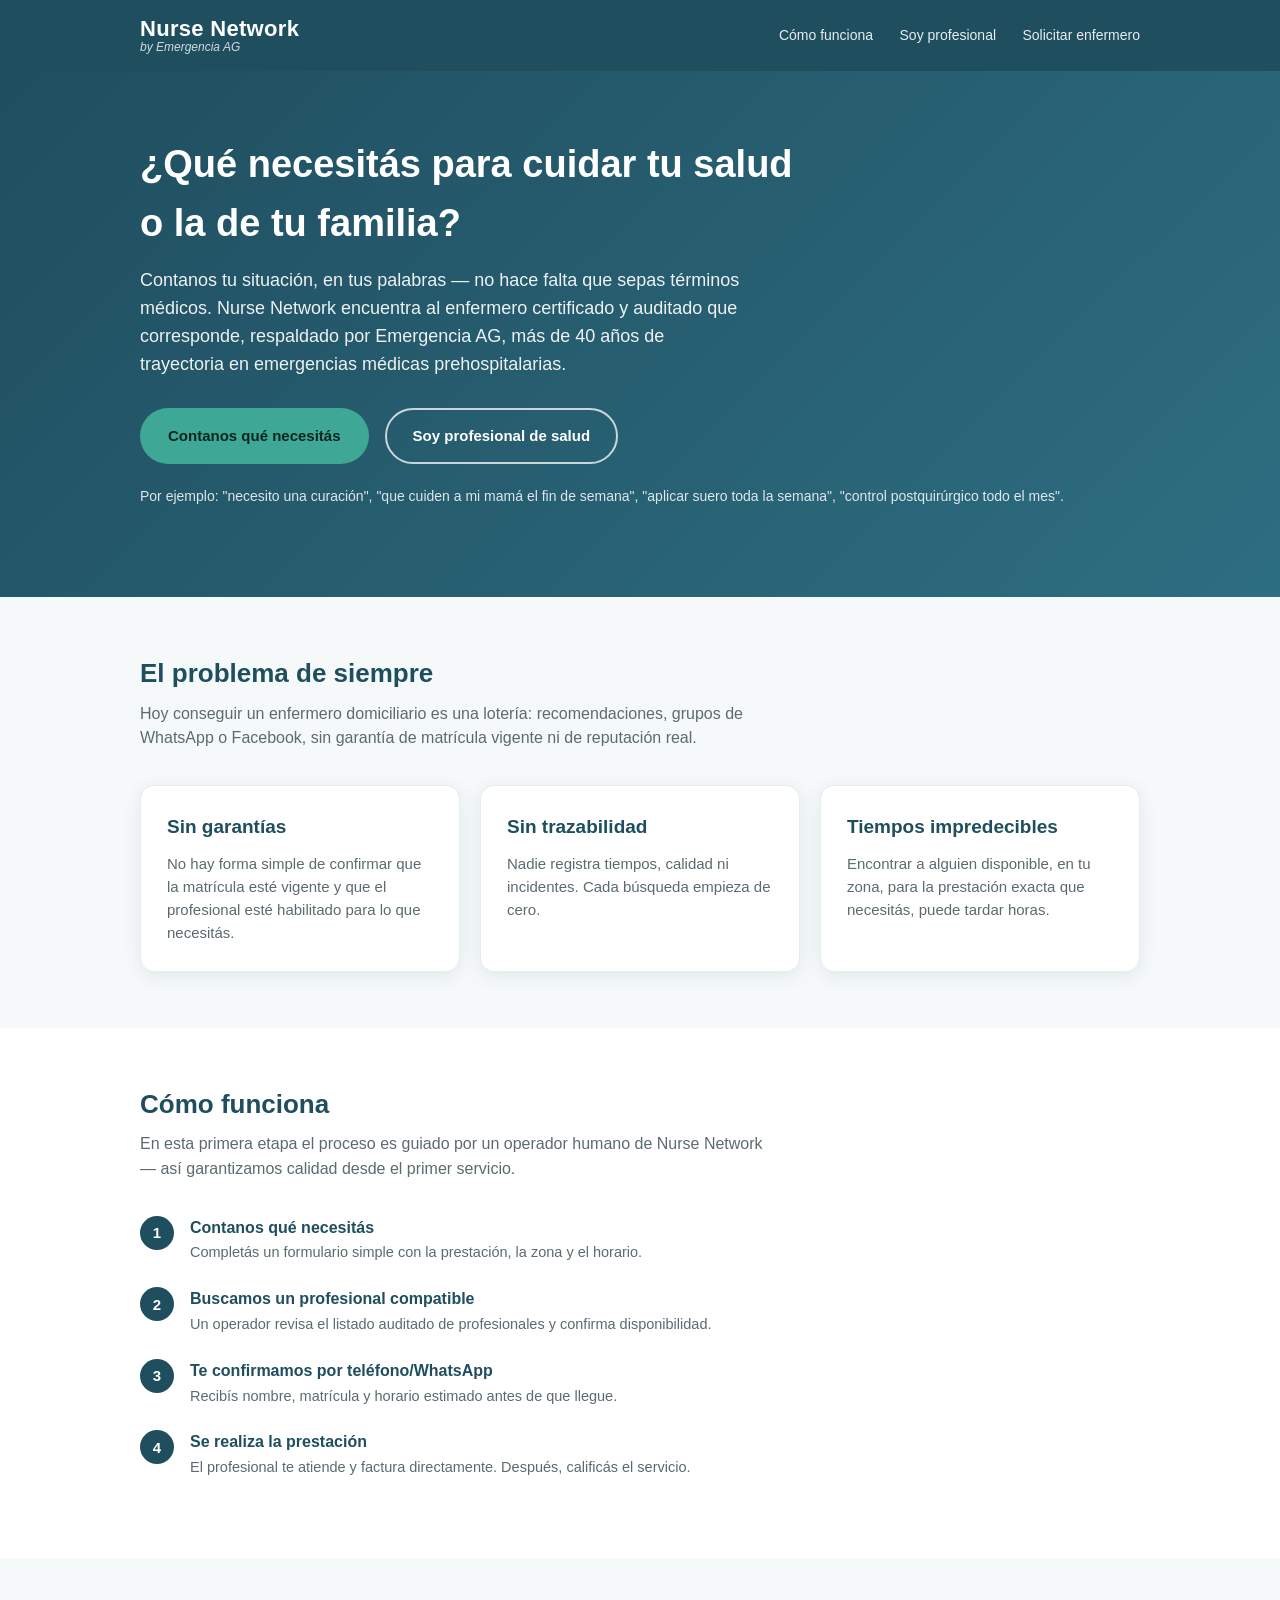
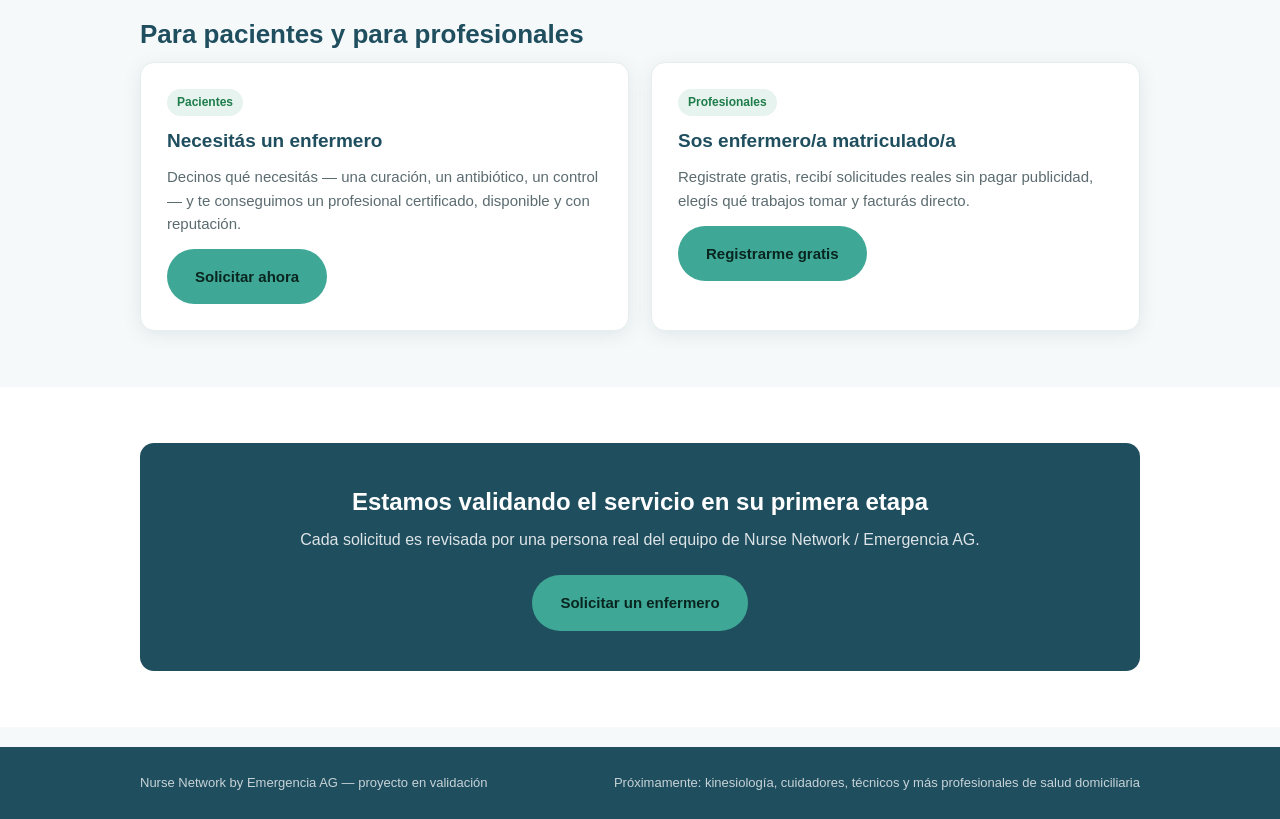
<file: index.html>
<!DOCTYPE html>
<html lang="es">
<head>
<meta charset="UTF-8">
<meta name="viewport" content="width=device-width, initial-scale=1.0">
<title>Nurse Network by Emergencia AG — Enfermeros domiciliarios certificados</title>
<meta name="description" content="Conseguí un enfermero domiciliario certificado, auditado y disponible. Respaldado por Emergencia AG, 40 años de trayectoria en emergencias médicas.">
<link rel="stylesheet" href="style.css">
</head>
<body>

<header class="site">
  <div class="container">
    <div class="brand">
      <span class="name">Nurse Network</span>
      <span class="by">by Emergencia AG</span>
    </div>
    <nav class="site">
      <a href="index.html#como-funciona">Cómo funciona</a>
      <a href="registro.html">Soy profesional</a>
      <a href="solicitar.html">Solicitar enfermero</a>
    </nav>
  </div>
</header>

<section class="hero">
  <div class="container">
    <h1>¿Qué necesitás para cuidar tu salud o la de tu familia?</h1>
    <p class="lead">Contanos tu situación, en tus palabras — no hace falta que sepas términos médicos. Nurse Network encuentra al enfermero certificado y auditado que corresponde, respaldado por Emergencia AG, más de 40 años de trayectoria en emergencias médicas prehospitalarias.</p>
    <div class="hero-actions">
      <a class="btn btn-primary" href="solicitar.html">Contanos qué necesitás</a>
      <a class="btn btn-outline" href="registro.html">Soy profesional de salud</a>
    </div>
    <p style="margin-top:22px;font-size:14px;opacity:.85">
      Por ejemplo: "necesito una curación", "que cuiden a mi mamá el fin de semana", "aplicar suero toda la semana", "control postquirúrgico todo el mes".
    </p>
  </div>
</section>

<section id="problema">
  <div class="container">
    <h2 class="section-title">El problema de siempre</h2>
    <p class="section-sub">Hoy conseguir un enfermero domiciliario es una lotería: recomendaciones, grupos de WhatsApp o Facebook, sin garantía de matrícula vigente ni de reputación real.</p>
    <div class="grid-3">
      <div class="card">
        <h3>Sin garantías</h3>
        <p>No hay forma simple de confirmar que la matrícula esté vigente y que el profesional esté habilitado para lo que necesitás.</p>
      </div>
      <div class="card">
        <h3>Sin trazabilidad</h3>
        <p>Nadie registra tiempos, calidad ni incidentes. Cada búsqueda empieza de cero.</p>
      </div>
      <div class="card">
        <h3>Tiempos impredecibles</h3>
        <p>Encontrar a alguien disponible, en tu zona, para la prestación exacta que necesitás, puede tardar horas.</p>
      </div>
    </div>
  </div>
</section>

<section id="como-funciona" style="background:#fff">
  <div class="container">
    <h2 class="section-title">Cómo funciona</h2>
    <p class="section-sub">En esta primera etapa el proceso es guiado por un operador humano de Nurse Network — así garantizamos calidad desde el primer servicio.</p>
    <div class="steps">
      <div class="step">
        <div class="num"></div>
        <div class="txt"><strong>Contanos qué necesitás</strong><span>Completás un formulario simple con la prestación, la zona y el horario.</span></div>
      </div>
      <div class="step">
        <div class="num"></div>
        <div class="txt"><strong>Buscamos un profesional compatible</strong><span>Un operador revisa el listado auditado de profesionales y confirma disponibilidad.</span></div>
      </div>
      <div class="step">
        <div class="num"></div>
        <div class="txt"><strong>Te confirmamos por teléfono/WhatsApp</strong><span>Recibís nombre, matrícula y horario estimado antes de que llegue.</span></div>
      </div>
      <div class="step">
        <div class="num"></div>
        <div class="txt"><strong>Se realiza la prestación</strong><span>El profesional te atiende y factura directamente. Después, calificás el servicio.</span></div>
      </div>
    </div>
  </div>
</section>

<section id="para-quien">
  <div class="container">
    <h2 class="section-title">Para pacientes y para profesionales</h2>
    <div class="grid-2">
      <div class="card">
        <span class="badge">Pacientes</span>
        <h3>Necesitás un enfermero</h3>
        <p>Decinos qué necesitás — una curación, un antibiótico, un control — y te conseguimos un profesional certificado, disponible y con reputación.</p>
        <p style="margin-top:14px"><a class="btn btn-primary" href="solicitar.html">Solicitar ahora</a></p>
      </div>
      <div class="card">
        <span class="badge">Profesionales</span>
        <h3>Sos enfermero/a matriculado/a</h3>
        <p>Registrate gratis, recibí solicitudes reales sin pagar publicidad, elegís qué trabajos tomar y facturás directo.</p>
        <p style="margin-top:14px"><a class="btn btn-primary" href="registro.html">Registrarme gratis</a></p>
      </div>
    </div>
  </div>
</section>

<section id="cta" style="background:#fff">
  <div class="container">
    <div class="cta-band">
      <h3>Estamos validando el servicio en su primera etapa</h3>
      <p>Cada solicitud es revisada por una persona real del equipo de Nurse Network / Emergencia AG.</p>
      <a class="btn btn-primary" href="solicitar.html">Solicitar un enfermero</a>
    </div>
  </div>
</section>

<footer class="site">
  <div class="container">
    <span>Nurse Network by Emergencia AG — proyecto en validación</span>
    <span>Próximamente: kinesiología, cuidadores, técnicos y más profesionales de salud domiciliaria</span>
  </div>
</footer>

</body>
</html>
</file>
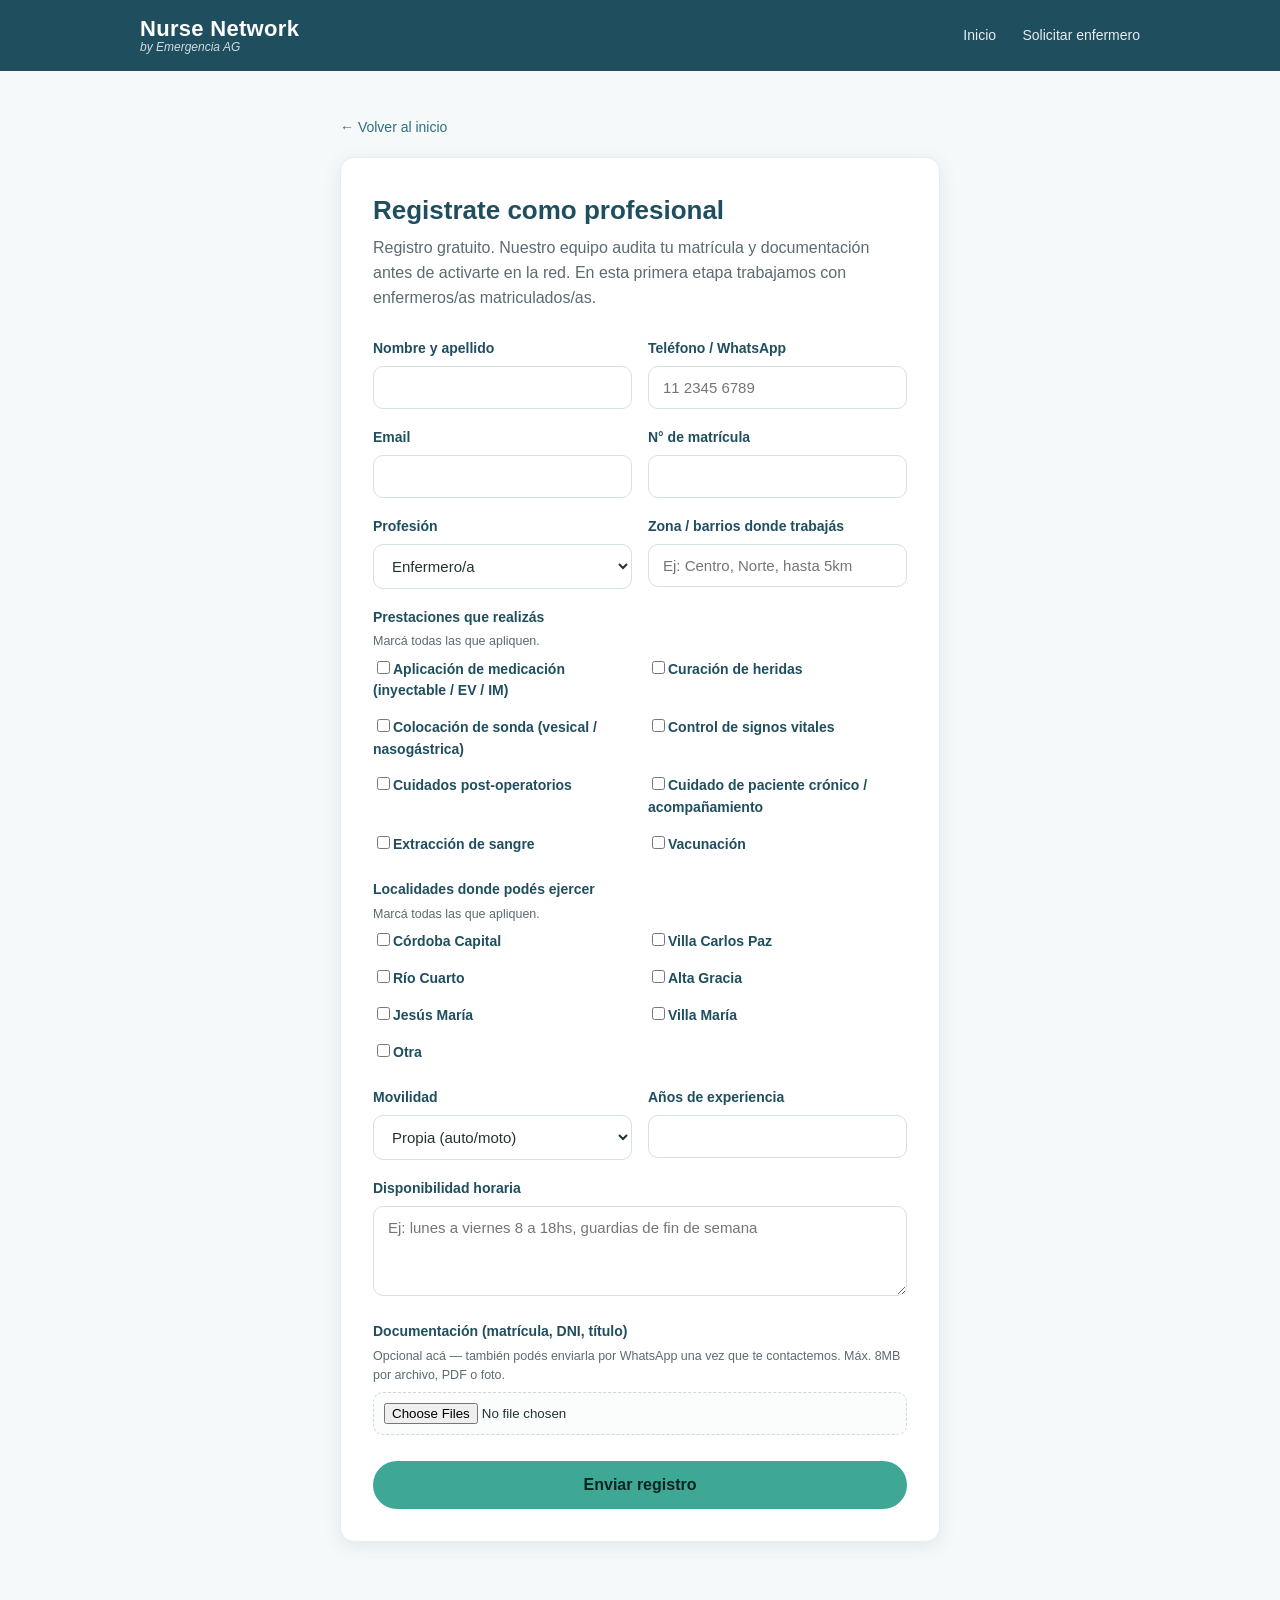
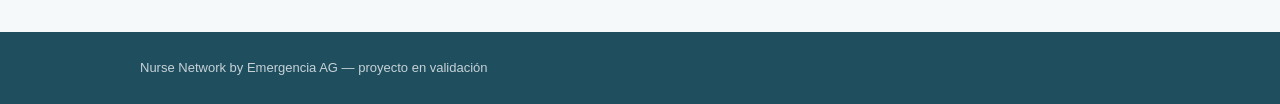
<file: registro.html>
<!DOCTYPE html>
<html lang="es">
<head>
<meta charset="UTF-8">
<meta name="viewport" content="width=device-width, initial-scale=1.0">
<title>Registro de profesionales — Nurse Network</title>
<link rel="stylesheet" href="style.css">
</head>
<body>

<header class="site">
  <div class="container">
    <div class="brand">
      <span class="name">Nurse Network</span>
      <span class="by">by Emergencia AG</span>
    </div>
    <nav class="site">
      <a href="index.html">Inicio</a>
      <a href="solicitar.html">Solicitar enfermero</a>
    </nav>
  </div>
</header>

<div class="page-shell">
  <div class="container form-wrap">
    <a class="back-link" href="index.html">&larr; Volver al inicio</a>
    <div class="form-card">
      <h1>Registrate como profesional</h1>
      <p class="intro">Registro gratuito. Nuestro equipo audita tu matrícula y documentación antes de activarte en la red. En esta primera etapa trabajamos con enfermeros/as matriculados/as.</p>

      <form id="form-registro">
        <div style="position:absolute;left:-5000px" aria-hidden="true">
          <label for="empresa">No completar este campo</label>
          <input type="text" id="empresa" name="empresa" tabindex="-1" autocomplete="off">
        </div>

        <div class="row-2">
          <div class="field">
            <label for="nombre">Nombre y apellido</label>
            <input type="text" id="nombre" name="nombre" required maxlength="120">
          </div>
          <div class="field">
            <label for="telefono">Teléfono / WhatsApp</label>
            <input type="tel" id="telefono" name="telefono" required maxlength="30" placeholder="11 2345 6789">
          </div>
        </div>

        <div class="row-2">
          <div class="field">
            <label for="email">Email</label>
            <input type="email" id="email" name="email" required maxlength="150">
          </div>
          <div class="field">
            <label for="matricula">N° de matrícula</label>
            <input type="text" id="matricula" name="matricula" required maxlength="60">
          </div>
        </div>

        <div class="row-2">
          <div class="field">
            <label for="profesion">Profesión</label>
            <select id="profesion" name="profesion" required>
              <option value="Enfermero/a" selected>Enfermero/a</option>
              <option value="Kinesiólogo/a" disabled>Kinesiólogo/a (próximamente)</option>
              <option value="Técnico en extracción" disabled>Técnico en extracción (próximamente)</option>
              <option value="Vacunador/a" disabled>Vacunador/a (próximamente)</option>
              <option value="Cuidador/a" disabled>Cuidador/a (próximamente)</option>
              <option value="Otro" disabled>Otro (próximamente)</option>
            </select>
          </div>
          <div class="field">
            <label for="zona">Zona / barrios donde trabajás</label>
            <input type="text" id="zona" name="zona" required maxlength="200" placeholder="Ej: Centro, Norte, hasta 5km">
          </div>
        </div>

        <div class="field">
          <label>Prestaciones que realizás <span class="hint">Marcá todas las que apliquen.</span></label>
          <div class="checkbox-grid">
            <label class="checkbox-item"><input type="checkbox" name="prestaciones" value="Aplicación de medicación (inyectable / EV / IM)">Aplicación de medicación (inyectable / EV / IM)</label>
            <label class="checkbox-item"><input type="checkbox" name="prestaciones" value="Curación de heridas">Curación de heridas</label>
            <label class="checkbox-item"><input type="checkbox" name="prestaciones" value="Colocación de sonda (vesical / nasogástrica)">Colocación de sonda (vesical / nasogástrica)</label>
            <label class="checkbox-item"><input type="checkbox" name="prestaciones" value="Control de signos vitales">Control de signos vitales</label>
            <label class="checkbox-item"><input type="checkbox" name="prestaciones" value="Cuidados post-operatorios">Cuidados post-operatorios</label>
            <label class="checkbox-item"><input type="checkbox" name="prestaciones" value="Cuidado de paciente crónico / acompañamiento">Cuidado de paciente crónico / acompañamiento</label>
            <label class="checkbox-item"><input type="checkbox" name="prestaciones" value="Extracción de sangre">Extracción de sangre</label>
            <label class="checkbox-item"><input type="checkbox" name="prestaciones" value="Vacunación">Vacunación</label>
          </div>
        </div>

        <div class="field">
          <label>Localidades donde podés ejercer <span class="hint">Marcá todas las que apliquen.</span></label>
          <div class="checkbox-grid">
            <label class="checkbox-item"><input type="checkbox" name="localidades" value="Córdoba Capital">Córdoba Capital</label>
            <label class="checkbox-item"><input type="checkbox" name="localidades" value="Villa Carlos Paz">Villa Carlos Paz</label>
            <label class="checkbox-item"><input type="checkbox" name="localidades" value="Río Cuarto">Río Cuarto</label>
            <label class="checkbox-item"><input type="checkbox" name="localidades" value="Alta Gracia">Alta Gracia</label>
            <label class="checkbox-item"><input type="checkbox" name="localidades" value="Jesús María">Jesús María</label>
            <label class="checkbox-item"><input type="checkbox" name="localidades" value="Villa María">Villa María</label>
            <label class="checkbox-item"><input type="checkbox" name="localidades" value="otra" id="localidad-otra-check">Otra</label>
          </div>
        </div>

        <div class="field" id="localidad-otra-wrap-prof" style="display:none">
          <label for="localidadOtraProf">¿En qué otra(s) localidad(es) trabajás? <span class="hint">Separalas con comas. Las revisamos y las sumamos al listado si corresponde.</span></label>
          <input type="text" id="localidadOtraProf" name="localidadOtraProf" maxlength="200">
        </div>

        <div class="row-2">
          <div class="field">
            <label for="movilidad">Movilidad</label>
            <select id="movilidad" name="movilidad" required>
              <option value="Propia (auto/moto)">Propia (auto/moto)</option>
              <option value="Transporte público">Transporte público</option>
              <option value="A pie / zona acotada">A pie / zona acotada</option>
            </select>
          </div>
          <div class="field">
            <label for="experiencia">Años de experiencia</label>
            <input type="text" id="experiencia" name="experiencia" required maxlength="30">
          </div>
        </div>

        <div class="field">
          <label for="disponibilidad">Disponibilidad horaria</label>
          <textarea id="disponibilidad" name="disponibilidad" required maxlength="400" placeholder="Ej: lunes a viernes 8 a 18hs, guardias de fin de semana"></textarea>
        </div>

        <div class="field">
          <label for="documentacion">Documentación (matrícula, DNI, título) <span class="hint">Opcional acá — también podés enviarla por WhatsApp una vez que te contactemos. Máx. 8MB por archivo, PDF o foto.</span></label>
          <input type="file" id="documentacion" name="documentacion" accept="application/pdf,image/*" multiple>
        </div>

        <div class="submit-row">
          <button type="submit" class="btn-submit" id="btn-submit">Enviar registro</button>
        </div>

        <div class="msg ok" id="msg-ok">
          ¡Gracias por sumarte! Recibimos tu registro. Nuestro equipo va a auditar tu matrícula y documentación, y te contactamos por WhatsApp para activarte en la red.
        </div>
        <div class="msg error" id="msg-error">
          Hubo un problema al enviar tu registro. Probá de nuevo en unos segundos.
        </div>
      </form>
    </div>
  </div>
</div>

<footer class="site">
  <div class="container">
    <span>Nurse Network by Emergencia AG — proyecto en validación</span>
  </div>
</footer>

<script type="module" src="app.js"></script>
</body>
</html>
</file>
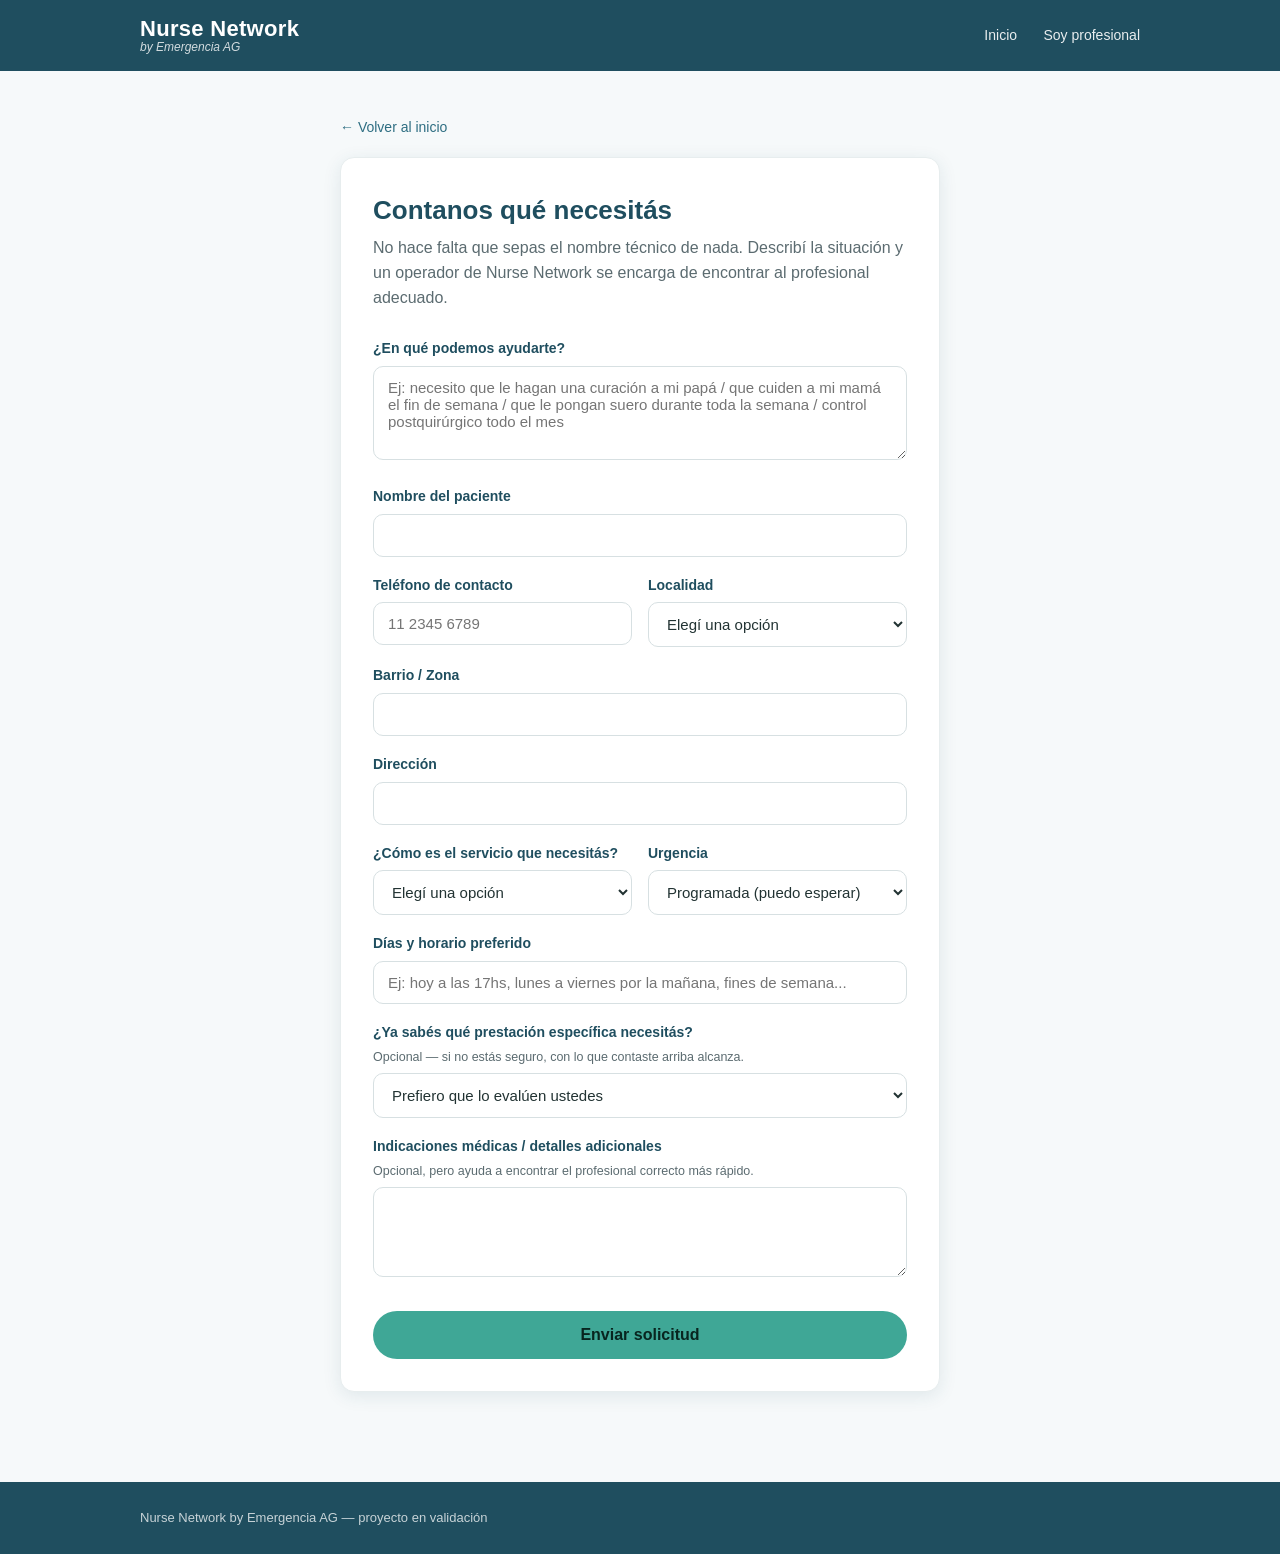
<file: solicitar.html>
<!DOCTYPE html>
<html lang="es">
<head>
<meta charset="UTF-8">
<meta name="viewport" content="width=device-width, initial-scale=1.0">
<title>Solicitar un enfermero — Nurse Network</title>
<link rel="stylesheet" href="style.css">
</head>
<body>

<header class="site">
  <div class="container">
    <div class="brand">
      <span class="name">Nurse Network</span>
      <span class="by">by Emergencia AG</span>
    </div>
    <nav class="site">
      <a href="index.html">Inicio</a>
      <a href="registro.html">Soy profesional</a>
    </nav>
  </div>
</header>

<div class="page-shell">
  <div class="container form-wrap">
    <a class="back-link" href="index.html">&larr; Volver al inicio</a>
    <div class="form-card">
      <h1>Contanos qué necesitás</h1>
      <p class="intro">No hace falta que sepas el nombre técnico de nada. Describí la situación y un operador de Nurse Network se encarga de encontrar al profesional adecuado.</p>

      <form id="form-solicitud">
        <div style="position:absolute;left:-5000px" aria-hidden="true">
          <label for="empresa">No completar este campo</label>
          <input type="text" id="empresa" name="empresa" tabindex="-1" autocomplete="off">
        </div>

        <div class="field">
          <label for="necesidad">¿En qué podemos ayudarte?</label>
          <textarea id="necesidad" name="necesidad" required maxlength="800" rows="4" placeholder="Ej: necesito que le hagan una curación a mi papá / que cuiden a mi mamá el fin de semana / que le pongan suero durante toda la semana / control postquirúrgico todo el mes"></textarea>
        </div>

        <div class="field">
          <label for="nombrePaciente">Nombre del paciente</label>
          <input type="text" id="nombrePaciente" name="nombrePaciente" required maxlength="120">
        </div>

        <div class="row-2">
          <div class="field">
            <label for="telefono">Teléfono de contacto</label>
            <input type="tel" id="telefono" name="telefono" required maxlength="30" placeholder="11 2345 6789">
          </div>
          <div class="field">
            <label for="localidad">Localidad</label>
            <select id="localidad" name="localidad" required>
              <option value="" disabled selected>Elegí una opción</option>
              <option value="Córdoba Capital">Córdoba Capital</option>
              <option value="Villa Carlos Paz">Villa Carlos Paz</option>
              <option value="Río Cuarto">Río Cuarto</option>
              <option value="Alta Gracia">Alta Gracia</option>
              <option value="Jesús María">Jesús María</option>
              <option value="Villa María">Villa María</option>
              <option value="otra">Otra</option>
            </select>
          </div>
        </div>

        <div class="field" id="localidad-otra-wrap" style="display:none">
          <label for="localidadOtra">Especificá la localidad</label>
          <input type="text" id="localidadOtra" name="localidadOtra" maxlength="120">
        </div>

        <div class="field">
          <label for="zona">Barrio / Zona</label>
          <input type="text" id="zona" name="zona" required maxlength="120">
        </div>

        <div class="field">
          <label for="direccion">Dirección</label>
          <input type="text" id="direccion" name="direccion" required maxlength="200">
        </div>

        <div class="row-2">
          <div class="field">
            <label for="duracion">¿Cómo es el servicio que necesitás?</label>
            <select id="duracion" name="duracion" required>
              <option value="" disabled selected>Elegí una opción</option>
              <option value="Una sola vez">Una sola vez</option>
              <option value="Varios días seguidos">Varios días seguidos</option>
              <option value="Todas las semanas (días fijos)">Todas las semanas (días fijos)</option>
              <option value="Todo el mes o de forma continua">Todo el mes o de forma continua</option>
            </select>
          </div>
          <div class="field">
            <label for="urgencia">Urgencia</label>
            <select id="urgencia" name="urgencia" required>
              <option value="programada">Programada (puedo esperar)</option>
              <option value="hoy">La necesito hoy</option>
              <option value="urgente">Es urgente</option>
            </select>
          </div>
        </div>

        <div class="field">
          <label for="horario">Días y horario preferido</label>
          <input type="text" id="horario" name="horario" required maxlength="150" placeholder="Ej: hoy a las 17hs, lunes a viernes por la mañana, fines de semana...">
        </div>

        <div class="field">
          <label for="prestacion">¿Ya sabés qué prestación específica necesitás? <span class="hint">Opcional — si no estás seguro, con lo que contaste arriba alcanza.</span></label>
          <select id="prestacion" name="prestacion">
            <option value="" selected>Prefiero que lo evalúen ustedes</option>
            <option>Aplicación de medicación (inyectable / EV / IM)</option>
            <option>Curación de heridas</option>
            <option>Colocación de sonda (vesical / nasogástrica)</option>
            <option>Control de signos vitales</option>
            <option>Cuidados post-operatorios</option>
            <option>Cuidado de paciente crónico / acompañamiento</option>
            <option>Extracción de sangre</option>
            <option>Vacunación</option>
            <option>Otro</option>
          </select>
        </div>

        <div class="field">
          <label for="indicaciones">Indicaciones médicas / detalles adicionales <span class="hint">Opcional, pero ayuda a encontrar el profesional correcto más rápido.</span></label>
          <textarea id="indicaciones" name="indicaciones" maxlength="600"></textarea>
        </div>

        <div class="submit-row">
          <button type="submit" class="btn-submit" id="btn-submit">Enviar solicitud</button>
        </div>

        <div class="msg ok" id="msg-ok">
          <div class="msg-note">Ya guardamos tu solicitud en nuestro sistema.</div>
          Paso final: tocá el botón y enviános el resumen por WhatsApp para que un operador de Nurse Network te contacte cuanto antes.
          <div style="margin-top:14px">
            <a id="btn-whatsapp" class="btn-whatsapp" href="#" target="_blank" rel="noopener" style="display:none">
              Confirmar por WhatsApp
            </a>
          </div>
        </div>
        <div class="msg error" id="msg-error">
          Hubo un problema al enviar tu solicitud. Probá de nuevo en unos segundos.
        </div>
      </form>
    </div>
  </div>
</div>

<footer class="site">
  <div class="container">
    <span>Nurse Network by Emergencia AG — proyecto en validación</span>
  </div>
</footer>

<script type="module" src="app.js"></script>
</body>
</html>
</file>
<file: style.css>
:root{
  --dark:#1F4E5F;
  --mid:#2E6E82;
  --accent:#3FA796;
  --bg:#F6F9FA;
  --card:#FFFFFF;
  --text:#233;
  --muted:#5b6b70;
  --ok:#1e7d4a;
  --error:#b3261e;
  --radius:14px;
  --shadow:0 4px 18px rgba(31,78,95,.10);
}
*{box-sizing:border-box}
html,body{margin:0;padding:0}
body{
  font-family:'Segoe UI',Roboto,Helvetica,Arial,sans-serif;
  background:var(--bg);
  color:var(--text);
  line-height:1.55;
}
a{color:var(--mid)}
.container{max-width:1040px;margin:0 auto;padding:0 20px}

/* ---- Header ---- */
header.site{
  background:var(--dark);
  color:#fff;
  padding:16px 0;
}
header.site .container{display:flex;align-items:center;justify-content:space-between}
.brand{display:flex;flex-direction:column;line-height:1.15}
.brand .name{font-size:22px;font-weight:800;letter-spacing:.3px}
.brand .by{font-size:12px;opacity:.8;font-style:italic}
nav.site a{
  color:#fff;text-decoration:none;font-size:14px;margin-left:22px;opacity:.9;
}
nav.site a:hover{opacity:1;text-decoration:underline}

/* ---- Hero ---- */
.hero{
  background:linear-gradient(135deg,var(--dark),var(--mid));
  color:#fff;
  padding:64px 0 76px;
}
.hero h1{font-size:38px;margin:0 0 14px;max-width:680px}
.hero p.lead{font-size:18px;max-width:600px;opacity:.92;margin:0 0 30px}
.hero-actions{display:flex;gap:16px;flex-wrap:wrap}

.btn{
  display:inline-block;padding:14px 26px;border-radius:999px;font-weight:700;
  text-decoration:none;font-size:15px;border:2px solid transparent;cursor:pointer;
  transition:transform .12s ease, box-shadow .12s ease;
}
.btn:hover{transform:translateY(-1px)}
.btn-primary{background:var(--accent);color:#08251f}
.btn-outline{background:transparent;color:#fff;border-color:rgba(255,255,255,.75)}
.btn-primary:hover{box-shadow:0 6px 18px rgba(63,167,150,.45)}

/* ---- Sections ---- */
section{padding:56px 0}
h2.section-title{font-size:26px;color:var(--dark);margin:0 0 8px}
p.section-sub{color:var(--muted);margin:0 0 34px;max-width:640px}

.grid-2{display:grid;grid-template-columns:1fr 1fr;gap:22px}
.grid-3{display:grid;grid-template-columns:repeat(3,1fr);gap:20px}
@media (max-width:760px){.grid-2,.grid-3{grid-template-columns:1fr}}

.card{
  background:var(--card);border-radius:var(--radius);padding:26px;
  box-shadow:var(--shadow);border:1px solid #e7edee;
}
.card h3{margin:0 0 10px;color:var(--dark);font-size:19px}
.card p{margin:0;color:var(--muted);font-size:15px}
.badge{
  display:inline-block;background:#e7f3ef;color:var(--ok);font-size:12px;font-weight:700;
  padding:4px 10px;border-radius:999px;margin-bottom:10px;
}

.steps{counter-reset:step}
.step{display:flex;gap:16px;margin-bottom:22px}
.step .num{
  counter-increment:step;flex:0 0 auto;width:34px;height:34px;border-radius:50%;
  background:var(--dark);color:#fff;display:flex;align-items:center;justify-content:center;
  font-weight:800;font-size:15px;
}
.step .num::before{content:counter(step)}
.step .txt strong{display:block;color:var(--dark)}
.step .txt span{color:var(--muted);font-size:14.5px}

.cta-band{
  background:var(--dark);color:#fff;border-radius:var(--radius);
  padding:40px;text-align:center;
}
.cta-band h3{margin:0 0 8px;font-size:24px}
.cta-band p{opacity:.85;margin:0 0 22px}

footer.site{
  background:#123;
  background:var(--dark);
  color:rgba(255,255,255,.75);
  padding:26px 0;margin-top:20px;font-size:13px;
}
footer.site .container{display:flex;justify-content:space-between;flex-wrap:wrap;gap:8px}

/* ---- Forms ---- */
.form-wrap{max-width:640px;margin:0 auto}
.form-card{background:var(--card);border-radius:var(--radius);box-shadow:var(--shadow);padding:32px;border:1px solid #e7edee}
.form-card h1{color:var(--dark);font-size:26px;margin:0 0 6px}
.form-card p.intro{color:var(--muted);margin:0 0 28px}

.field{margin-bottom:18px}
.field label{display:block;font-weight:700;font-size:14px;color:var(--dark);margin-bottom:6px}
.field .hint{display:block;font-weight:400;color:var(--muted);font-size:12.5px;margin-top:4px}
.field input[type=text],
.field input[type=tel],
.field input[type=email],
.field select,
.field textarea{
  width:100%;padding:12px 14px;border-radius:10px;border:1.5px solid #d7e0e2;
  font-size:15px;font-family:inherit;background:#fff;color:var(--text);
}
.field input:focus,.field select:focus,.field textarea:focus{outline:none;border-color:var(--accent)}
.field textarea{resize:vertical;min-height:90px}
.checkbox-grid{display:grid;grid-template-columns:1fr 1fr;gap:8px 16px}
@media (max-width:520px){.checkbox-grid{grid-template-columns:1fr}}
.checkbox-item{display:flex;align-items:flex-start;gap:8px;font-size:14.5px}
.checkbox-item input{margin-top:3px}
.field input[type=file]{width:100%;padding:10px;border:1.5px dashed #cdd8da;border-radius:10px;background:#fbfdfd}

.row-2{display:grid;grid-template-columns:1fr 1fr;gap:16px}
@media (max-width:560px){.row-2{grid-template-columns:1fr}}

.submit-row{margin-top:26px}
button.btn-submit{
  width:100%;background:var(--accent);color:#08251f;border:none;border-radius:999px;
  padding:15px;font-size:16px;font-weight:800;cursor:pointer;
}
button.btn-submit:disabled{opacity:.6;cursor:not-allowed}
button.btn-submit:hover:not(:disabled){box-shadow:0 6px 18px rgba(63,167,150,.4)}

.msg{margin-top:16px;padding:14px 16px;border-radius:10px;font-size:14.5px;display:none}
.msg.show{display:block}
.msg.ok{background:#e7f6ee;color:var(--ok);border:1px solid #bfe6cf}
.msg.error{background:#fbeceb;color:var(--error);border:1px solid #f1c7c3}

.msg.ok .msg-note{margin-top:2px;margin-bottom:14px;font-weight:700}
.btn-whatsapp{
  display:inline-flex;align-items:center;gap:8px;background:#25D366;color:#fff;
  padding:13px 22px;border-radius:999px;font-weight:800;font-size:15px;
  text-decoration:none;border:none;cursor:pointer;
}
.btn-whatsapp:hover{box-shadow:0 6px 18px rgba(37,211,102,.45)}

.back-link{display:inline-block;margin-bottom:18px;color:var(--mid);text-decoration:none;font-size:14px}
.back-link:hover{text-decoration:underline}

.page-shell{padding:44px 0 70px}
</file>
